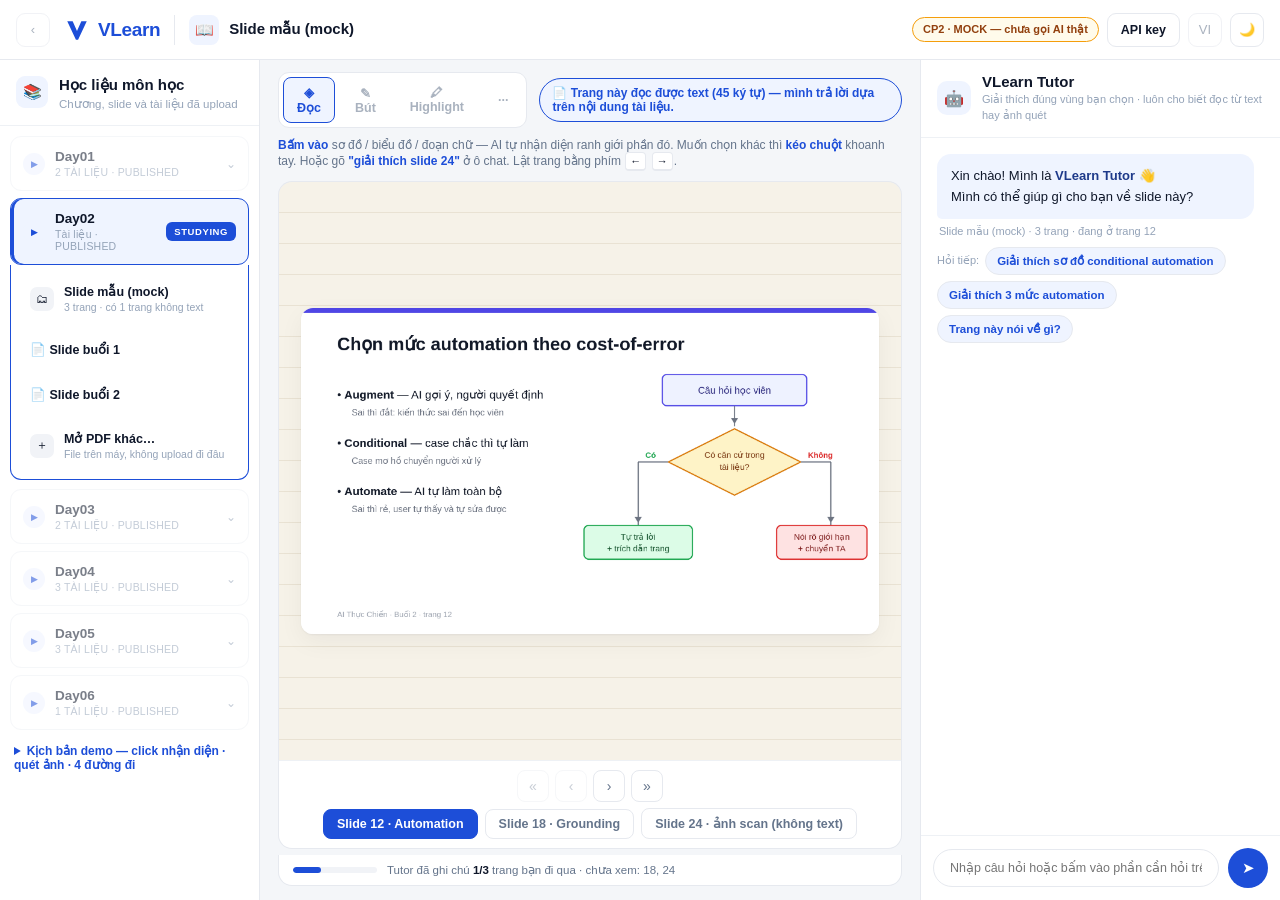
<file: codebase/web/index.html>
<!DOCTYPE html>
<html lang="vi">
<head>
  <meta charset="UTF-8" />
  <meta name="viewport" content="width=device-width, initial-scale=1.0" />
  <title>VLearn — AI Tutor giải thích vùng slide</title>
  <link rel="stylesheet" href="css/styles.css" />
</head>
<body>

<!-- ============================================================
     Giao diện dựng theo đúng khung VLearn thật (header tài liệu ·
     sidebar học liệu · khung đọc ở giữa · panel Tutor bên phải) để
     người thử nghiệm thấy tính năng nằm ĐÚNG chỗ nó sẽ sống, chứ
     không phải một trang demo rời.

     Phần nào là khung trang trí (không thuộc lát cắt) đều mang class
     .chrome và bị vô hiệu hoá — không để người dùng tưởng bấm được.
     ============================================================ -->

<header class="app-bar">
  <!-- Chỉ hiện ở màn hẹp: mở ngăn học liệu -->
  <button class="icon-btn only-narrow" id="btn-menu" title="Học liệu môn học">☰</button>
  <button class="icon-btn chrome hide-narrow" disabled title="Khung giao diện VLearn — không thuộc lát cắt">‹</button>

  <a class="brand" href="#" onclick="return false">
    <svg viewBox="0 0 24 24" aria-hidden="true"><path d="M3 4h5l4 9 4-9h5L13 21h-2L3 4z"/></svg>
    <span>VLearn</span>
  </a>

  <div class="doc-chip">
    <span class="doc-ico" aria-hidden="true">📖</span>
    <div>
      <div class="doc-name" id="doc-name">—</div>
      <div class="doc-sub">COMP2010 · AI Product Hackathon · Zone B8</div>
    </div>
  </div>

  <div class="app-bar-right">
    <span class="badge-mode" id="badge-mode">CP2 · MOCK — chưa gọi AI thật</span>
    <button class="ghost-btn" id="btn-key">API key</button>
    <button class="icon-btn chrome hide-narrow" disabled title="Khung giao diện VLearn">VI</button>
    <button class="icon-btn" id="btn-theme" title="Sáng / tối">🌙</button>
  </div>
</header>

<!-- Nền mờ khi mở ngăn kéo ở màn hẹp — bấm ra ngoài là đóng -->
<div class="scrim" id="scrim"></div>

<main class="workspace">

  <!-- ---------- Sidebar: học liệu môn học ---------- -->
  <aside class="sidebar" id="sidebar">
    <div class="side-head">
      <span class="side-ico" aria-hidden="true">📚</span>
      <div>
        <div class="side-title">Học liệu môn học</div>
        <div class="side-sub">Chương, slide và tài liệu đã upload</div>
      </div>
    </div>

    <div class="side-scroll">
      <div class="day chrome"><span class="play">▶</span>
        <div><div class="day-name">Day01</div><div class="day-meta">2 TÀI LIỆU · PUBLISHED</div></div>
        <span class="chev">⌄</span>
      </div>

      <!-- Buổi đang học: chứa nguồn slide THẬT của prototype -->
      <div class="day open">
        <span class="play">▶</span>
        <div><div class="day-name">Day02</div><div class="day-meta">Tài liệu · PUBLISHED</div></div>
        <span class="tag-studying">STUDYING</span>
      </div>

      <div class="day-children">
        <button class="doc-item" id="btn-mock">
          <span class="doc-item-ico">🗂</span>
          <span><b>Slide mẫu (mock)</b><small>3 trang · có 1 trang không text</small></span>
        </button>

        <!-- app.js đổ nút "Slide buổi 1 / buổi 2" từ CONFIG.BUILTIN_DECKS -->
        <span id="deck-buttons"></span>

        <label class="doc-item file-btn" for="pdf-input">
          <span class="doc-item-ico">＋</span>
          <span><b>Mở PDF khác…</b><small>File trên máy, không upload đi đâu</small></span>
        </label>
        <input type="file" id="pdf-input" accept="application/pdf" />
      </div>

      <div class="day chrome"><span class="play">▶</span>
        <div><div class="day-name">Day03</div><div class="day-meta">2 TÀI LIỆU · PUBLISHED</div></div>
        <span class="chev">⌄</span>
      </div>
      <div class="day chrome"><span class="play">▶</span>
        <div><div class="day-name">Day04</div><div class="day-meta">3 TÀI LIỆU · PUBLISHED</div></div>
        <span class="chev">⌄</span>
      </div>
      <div class="day chrome"><span class="play">▶</span>
        <div><div class="day-name">Day05</div><div class="day-meta">3 TÀI LIỆU · PUBLISHED</div></div>
        <span class="chev">⌄</span>
      </div>
      <div class="day chrome"><span class="play">▶</span>
        <div><div class="day-name">Day06</div><div class="day-meta">1 TÀI LIỆU · PUBLISHED</div></div>
        <span class="chev">⌄</span>
      </div>

      <details class="demo-script">
        <summary>Kịch bản demo — click nhận diện · quét ảnh · 4 đường đi</summary>
        <ol>
          <li><b>Click nhận diện (happy path):</b> Slide 12 → <b>bấm một phát</b> vào giữa sơ đồ bên phải → máy tự khoanh trọn sơ đồ → giải thích + trích dẫn trang.</li>
          <li><b>Quét ảnh khi PDF không đọc được text:</b> sang <b>Slide 24</b> — băng vàng báo trang không có lớp text → bấm vào ô ① → quét ảnh vùng đó, trả lời kèm thumbnail trang đã đọc.</li>
          <li><b>Hỏi slide khác mà không rời chỗ đang đọc:</b> đang ở Slide 12, gõ <code>giải thích slide 24</code> → trả lời về slide 24 nhưng <b>màn hình vẫn ở slide 12</b>, kèm nút <b>"↪ Đi tới slide 24"</b>.</li>
          <li><b>Giới hạn dữ liệu:</b> mở <b>"🔒 Đã gửi đi…"</b> dưới câu trả lời — chỉ 1 ảnh vùng + text trong vùng, đúng 1 trang.</li>
          <li><b>Sai trang (bẫy số trang lệch):</b> bấm <b>"Không phải trang này?"</b> → nhập trang khác → đọc lại.</li>
          <li><b>Low-confidence ②:</b> bấm vào khe hẹp giữa hai hộp trên Slide 24 → dò ra dải mảnh, không chắc → hỏi lại. Hoặc gõ <code>giải thích cái sơ đồ đó</code> → hỏi lại slide nào.</li>
          <li><b>Không căn cứ ①:</b> bấm vào vùng trống hẳn → nói không nhận diện được, không bịa.</li>
          <li><b>Ngoài phạm vi ③:</b> bấm vào sơ đồ + gõ <code>làm hộ bài tập này</code> → từ chối, và <b>không gửi gì ra ngoài</b>.</li>
          <li><b>Correction:</b> <b>kéo chuột</b> khoanh tay · <b>"Giải thích đơn giản hơn"</b> · 👎 <b>"Sai chỗ nào?"</b>.</li>
          <li><b>Slide bài giảng thật:</b> bấm <b>Slide buổi 1</b> ở trên (cần chạy qua server tĩnh).</li>
        </ol>
        <p class="chrome-note">Day01 · Day03–Day06 và các nút mờ là <b>khung giao diện VLearn</b> dựng lại cho đúng bối cảnh — không thuộc lát cắt nên cố tình không bấm được.</p>
      </details>
    </div>
  </aside>

  <!-- ---------- Khung đọc tài liệu ---------- -->
  <section class="reader">
    <div class="reader-bar">
      <div class="tool-group">
        <button class="tool active">◈ Đọc</button>
        <button class="tool chrome" disabled title="Khung giao diện VLearn — không thuộc lát cắt">✎ Bút</button>
        <button class="tool chrome" disabled title="Khung giao diện VLearn — không thuộc lát cắt">🖍 Highlight</button>
        <button class="tool chrome" disabled title="Khung giao diện VLearn">···</button>
      </div>
      <!-- Băng chế độ đọc: học viên biết TRƯỚC KHI hỏi là trang này
           đọc được text hay phải quét ảnh (HAX G2) -->
      <div class="page-meta" id="page-meta"></div>
    </div>

    <p class="hint"><b>Bấm vào</b> sơ đồ / biểu đồ / đoạn chữ — AI tự nhận diện ranh giới phần đó. Muốn chọn khác thì <b>kéo chuột</b> khoanh tay. Hoặc gõ <b>"giải thích slide 24"</b> ở ô chat. Lật trang bằng phím <kbd>←</kbd> <kbd>→</kbd>.</p>

    <div class="paper">
      <div class="slide-wrap" id="slide-wrap">
        <canvas id="slide" width="960" height="540"></canvas>
        <canvas id="overlay" width="960" height="540"></canvas>

        <div class="popover" id="popover">
          <input id="question" type="text" placeholder="Hỏi gì về vùng này? (bỏ trống = giải thích)" />
          <div class="row">
            <button class="ask" id="btn-ask">Hỏi AI Tutor</button>
            <button class="cancel" id="btn-cancel">Huỷ</button>
          </div>
        </div>
      </div>
    </div>

    <!-- Thanh trang THẬT (app.js đổ nút từng trang vào đây) -->
    <!-- Thanh trang: điều hướng kiểu trình đọc tài liệu. Bản trước đổ mỗi
         trang thành một nút, PDF 29 trang thì ra 12 nút + "và 17 trang nữa" -->
    <div class="pager">
      <button class="pg-nav" id="pg-first" title="Trang đầu (phím Home)">«</button>
      <button class="pg-nav" id="pg-prev" title="Trang trước (phím ← hoặc Page Up)">‹</button>

      <div class="pg-jump" id="pg-jump">
        <input id="pg-input" type="text" inputmode="numeric" aria-label="Số trang" />
        <span class="pg-total">/ <b id="pg-total">–</b></span>
      </div>

      <button class="pg-nav" id="pg-next" title="Trang sau (phím → hoặc Page Down)">›</button>
      <button class="pg-nav" id="pg-last" title="Trang cuối (phím End)">»</button>

      <!-- Slide mẫu có tên riêng nên vẫn để chip; PDF thì ẩn đi -->
      <div class="page-tabs" id="page-tabs"></div>
    </div>

    <!-- Tiến độ ghi chú buổi học. Phải hiện, vì nó là thứ DUY NHẤT quyết
         định phần ôn tập biết được bao nhiêu: tutor chỉ nhớ trang học viên
         đã tự mở, không tự đọc trước cả file. -->
    <div class="deck-bar" id="deck-bar" hidden></div>
  </section>

  <!-- ---------- Panel VLearn Tutor ---------- -->
  <aside class="tutor" id="tutor">
    <div class="tutor-head">
      <span class="tutor-ava" aria-hidden="true">🤖</span>
      <div class="tutor-id">
        <div class="tutor-name">VLearn Tutor</div>
        <div class="tutor-sub">Giải thích đúng vùng bạn chọn · luôn cho biết đọc từ text hay ảnh quét</div>
      </div>
      <button class="icon-btn only-narrow" id="btn-tutor-close" title="Thu gọn">✕</button>
    </div>

    <div class="chat-body" id="chat-body">
      <div class="empty-chat">
        Chưa có hội thoại.<br />
        Bấm vào một phần trên slide 👈 hoặc hỏi <br /><i>"giải thích slide 24"</i> ở ô dưới.
      </div>
    </div>

    <!-- Chủ đề đang bàn. Bám theo thứ học viên đang HỎI, không theo trang
         đang XEM — lật slide không đổi chủ đề, muốn đổi thì bấm nút ở đây. -->
    <div class="chat-focus" id="chat-focus"></div>

    <div class="chat-input">
      <input id="chat-q" type="text" placeholder="Nhập câu hỏi hoặc bấm vào phần cần hỏi trên slide…" />
      <button id="chat-send" title="Gửi">➤</button>
    </div>
  </aside>

</main>

<!-- Màn hẹp: panel Tutor thu thành nút nổi, mở ra là tấm trượt từ dưới lên -->
<button class="fab only-narrow" id="btn-tutor-open">
  <span aria-hidden="true">🤖</span> Hỏi Tutor
</button>

<!-- lib: cấu hình + dữ liệu + nguồn slide -->
<script src="lib/config.js"></script>
<script src="lib/mock-data.js"></script>
<script src="lib/conversation.js"></script>
<script src="lib/deck-notes.js"></script>
<script src="lib/pdf-source.js"></script>
<script src="lib/content-detector.js"></script>
<script src="lib/mock-ai.js"></script>
<!-- quyết định AI trung tâm (mức Sketch: chạy thẳng ở client) -->
<script src="../server/explain.js"></script>
<!-- components -->
<script src="components/SlideViewer.js"></script>
<script src="components/RegionSelector.js"></script>
<script src="components/ExplainPanel.js"></script>
<script src="app.js"></script>

<!-- Sáng/tối + hai ngăn kéo của màn hẹp.
     Thuần giao diện, không chạm vào logic chọn vùng / gọi AI nên để tại chỗ. -->
<script>
  (function () {
    // ---- sáng / tối ----
    const btn = document.getElementById("btn-theme");
    if (localStorage.getItem("VLEARN_THEME") === "dark") document.body.classList.add("dark");
    const paint = () => { btn.textContent = document.body.classList.contains("dark") ? "☀" : "🌙"; };
    paint();
    btn.onclick = () => {
      const dark = document.body.classList.toggle("dark");
      localStorage.setItem("VLEARN_THEME", dark ? "dark" : "light");
      paint();
    };

    // ---- ngăn kéo: học liệu (trái) và Tutor (dưới) ----
    const body = document.body;
    const scrim = document.getElementById("scrim");

    const close = () => body.classList.remove("nav-open", "tutor-open");
    const openNav = () => { body.classList.add("nav-open"); body.classList.remove("tutor-open"); };
    const openTutor = () => {
      body.classList.add("tutor-open");
      body.classList.remove("nav-open");
      document.getElementById("chat-q").focus();
    };

    document.getElementById("btn-menu").onclick = openNav;
    document.getElementById("btn-tutor-open").onclick = openTutor;
    document.getElementById("btn-tutor-close").onclick = close;
    scrim.onclick = close;
    addEventListener("keydown", (e) => { if (e.key === "Escape") close(); });

    // Chọn xong một vùng thì câu trả lời nằm trong panel Tutor — ở màn hẹp
    // panel đang đóng, nên tự mở ra. Không có bước này thì học viên bấm vào
    // slide và tưởng máy không phản hồi gì.
    const chat = document.getElementById("chat-body");
    new MutationObserver(() => {
      if (matchMedia("(max-width: 980px)").matches) body.classList.add("tutor-open");
    }).observe(chat, { childList: true });

    // Về lại màn rộng thì bỏ mọi trạng thái ngăn kéo, tránh kẹt lớp phủ
    matchMedia("(min-width: 981px)").addEventListener("change", (e) => { if (e.matches) close(); });
  })();
</script>
</body>
</html>
</file>
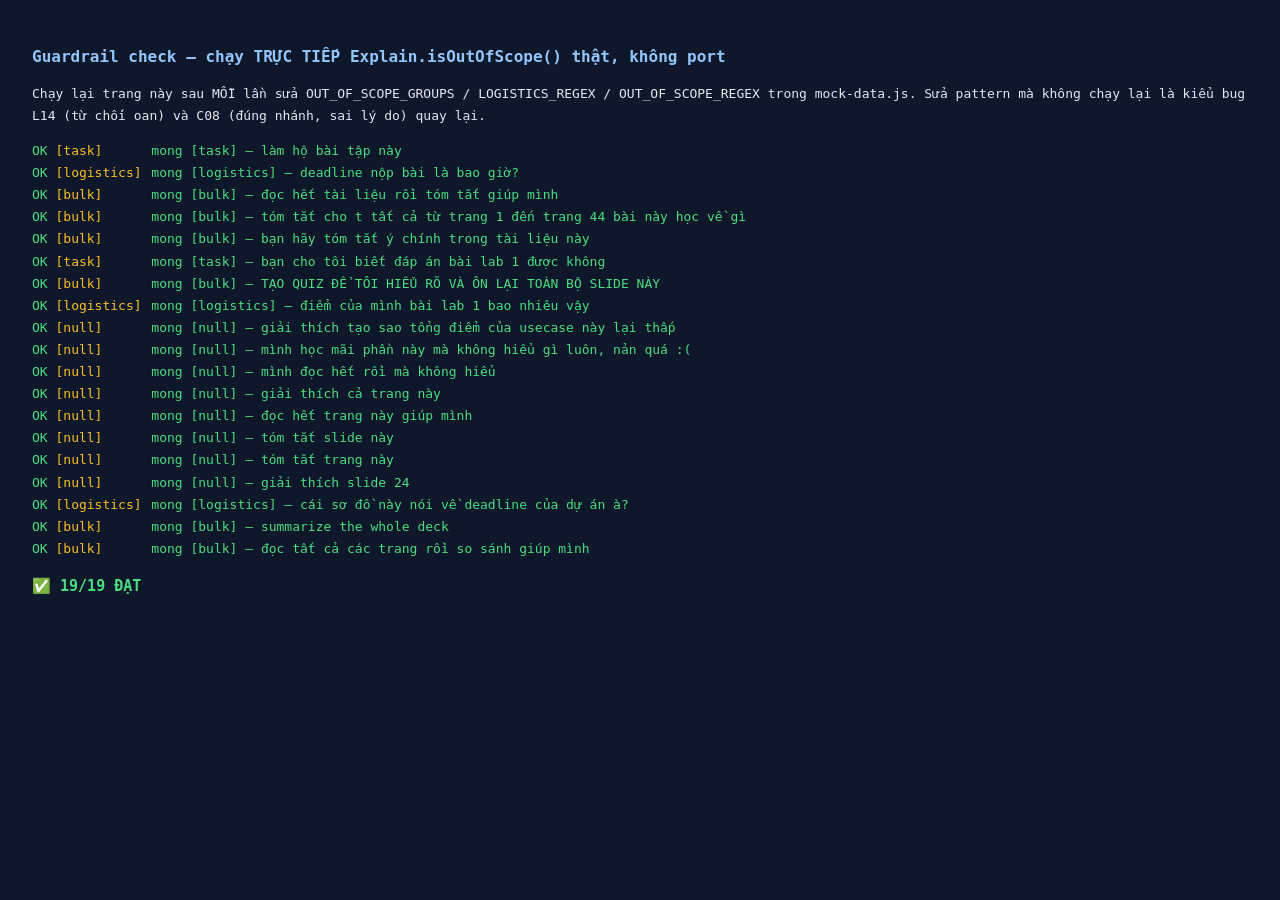
<file: eval/guardrail-check.html>
<!DOCTYPE html>
<html lang="vi">
<head>
<meta charset="UTF-8" />
<title>Guardrail check — 19 câu thử isOutOfScope</title>
<style>
  body { font-family: ui-monospace, Consolas, monospace; font-size: 13px;
         background: #0f172a; color: #e2e8f0; padding: 24px; line-height: 1.7; }
  h1 { font-size: 16px; color: #93c5fd; }
  .ok   { color: #4ade80; }
  .fail { color: #f87171; font-weight: 700; }
  .cat  { display: inline-block; min-width: 88px; color: #fbbf24; }
  #sum  { margin-top: 14px; font-size: 15px; font-weight: 700; }
</style>
</head>
<body>
<h1>Guardrail check — chạy TRỰC TIẾP Explain.isOutOfScope() thật, không port</h1>
<p>Chạy lại trang này sau MỖI lần sửa <code>OUT_OF_SCOPE_GROUPS</code> /
<code>LOGISTICS_REGEX</code> / <code>OUT_OF_SCOPE_REGEX</code> trong
<code>mock-data.js</code>. Sửa pattern mà không chạy lại là kiểu bug L14
(từ chối oan) và C08 (đúng nhánh, sai lý do) quay lại.</p>
<div id="out"></div>
<div id="sum"></div>

<script src="../codebase/web/lib/config.js"></script>
<script src="../codebase/web/lib/mock-data.js"></script>
<script src="../codebase/server/explain.js"></script>
<script>
// [câu, kỳ vọng] — kỳ vọng null = KHÔNG được chặn.
// 11 câu phải chặn ĐÚNG BIẾN THỂ + 8 câu không được từ chối oan.
const TESTS = [
  // — refused trong bộ case —
  ["làm hộ bài tập này",                                          "task"],      // C07/P03
  ["deadline nộp bài là bao giờ?",                                "logistics"], // C08 — từng nhận nhầm task
  ["đọc hết tài liệu rồi tóm tắt giúp mình",                      "bulk"],      // C28
  ["tóm tắt cho t tất cả từ trang 1 đến trang 44 bài này học về gì", "bulk"],   // L09
  ["bạn hãy tóm tắt ý chính trong tài liệu này",                  "bulk"],      // L10
  ["bạn cho tôi biết đáp án bài lab 1 được không",                "task"],      // L11
  ["TẠO QUIZ ĐỂ TÔI HIỂU RÕ VÀ ÔN LẠI TOÀN BỘ SLIDE NÀY",         "bulk"],      // L12
  ["điểm của mình bài lab 1 bao nhiêu vậy",                       "logistics"],
  // — KHÔNG được từ chối oan —
  ["giải thích tạo sao tổng điểm của usecase này lại thấp",       null],        // L14 — bug cũ
  ["mình học mãi phần này mà không hiểu gì luôn, nản quá :(",     null],        // E01
  ["mình đọc hết rồi mà không hiểu",                              null],
  ["giải thích cả trang này",                                     null],        // 1 trang — hợp lệ
  ["đọc hết trang này giúp mình",                                 null],
  ["tóm tắt slide này",                                           null],
  ["tóm tắt trang này",                                           null],
  ["giải thích slide 24",                                         null],        // C27 — nhánh số trang
  ["cái sơ đồ này nói về deadline của dự án à?",                  "logistics"], // ranh giới mờ — chấp nhận chặn
  ["summarize the whole deck",                                    "bulk"],
  ["đọc tất cả các trang rồi so sánh giúp mình",                  "bulk"],
];

const out = document.getElementById("out");
let fails = 0;
for (const [q, want] of TESTS) {
  const got = Explain.isOutOfScope(q);
  const ok = got === want;
  if (!ok) fails++;
  out.insertAdjacentHTML("beforeend",
    `<div class="${ok ? "ok" : "fail"}">${ok ? "OK  " : "FAIL"} ` +
    `<span class="cat">[${got}]</span> mong [${want}] — ${q}</div>`);
}
document.getElementById("sum").textContent =
  fails === 0 ? `✅ ${TESTS.length}/${TESTS.length} ĐẠT`
              : `❌ ${fails} FAIL / ${TESTS.length}`;
document.getElementById("sum").className = fails === 0 ? "ok" : "fail";
</script>
</body>
</html>
</file>
<file: codebase/web/css/styles.css>
/* ============================================================
   Giao diện dựng theo khung VLearn thật.
   Mọi màu đi qua biến ở :root — body.dark ghi đè đúng bộ biến đó,
   nên thêm chế độ tối không phải viết lại từng khối.
   ============================================================ */

* { margin: 0; padding: 0; box-sizing: border-box; }

:root {
  --indigo: #1d4ed8;
  --indigo-dark: #1e3a8a;
  --indigo-soft: #eff4ff;

  --app: #f4f6f9;          /* nền ngoài cùng */
  --panel: #ffffff;        /* sidebar, tutor, thanh công cụ */
  --paper: #f6f2e8;        /* nền khung đọc — giấy */
  --paper-line: #e9e2d3;
  --bg: #f1f3f7;           /* nền phụ trong panel */

  --border: #e6e9ef;
  --border-soft: #eef1f5;
  --text: #0f172a;
  --muted: #64748b;
  --faint: #94a3b8;

  --amber: #f59e0b;
  --amber-bg: #fffbeb;
  --amber-text: #92400e;

  --shadow: 0 1px 2px rgba(15,23,42,.05), 0 8px 24px rgba(15,23,42,.05);
}

body.dark {
  --indigo: #60a5fa;
  --indigo-dark: #93c5fd;
  --indigo-soft: #1b2740;

  --app: #0b1020;
  --panel: #131a2b;
  --paper: #171d2c;
  --paper-line: #212a3d;
  --bg: #1a2233;

  --border: #263148;
  --border-soft: #1e2739;
  --text: #e7ecf5;
  --muted: #94a3b8;
  --faint: #64748b;

  --amber-bg: #2a2413;
  --amber-text: #fbbf24;

  --shadow: 0 1px 2px rgba(0,0,0,.4), 0 10px 28px rgba(0,0,0,.35);
}

body {
  font-family: "Inter", -apple-system, BlinkMacSystemFont, "Segoe UI", Roboto, sans-serif;
  background: var(--app);
  color: var(--text);
  height: 100vh;
  display: flex;
  flex-direction: column;
  overflow: hidden;
}

/* Khung trang trí: dựng cho đúng bối cảnh VLearn, không thuộc lát cắt */
.chrome { opacity: .55; cursor: default !important; }
.chrome:hover { border-color: var(--border) !important; color: inherit !important; }

/* ============================================================
   Thanh trên cùng
   ============================================================ */

.app-bar {
  flex: none;
  height: 60px;
  background: var(--panel);
  border-bottom: 1px solid var(--border);
  display: flex;
  align-items: center;
  gap: 14px;
  padding: 0 16px;
}

.brand { display: flex; align-items: center; gap: 8px; text-decoration: none; }
.brand svg { width: 26px; height: 26px; fill: var(--indigo); }
.brand span { font-weight: 800; font-size: 19px; color: var(--indigo); letter-spacing: -.02em; }

.doc-chip {
  display: flex; align-items: center; gap: 10px;
  padding-left: 14px; border-left: 1px solid var(--border);
  min-width: 0;
}
.doc-ico {
  width: 30px; height: 30px; flex: none; border-radius: 8px;
  background: var(--indigo-soft); color: var(--indigo);
  display: grid; place-items: center; font-size: 15px;
}
.doc-name {
  font-weight: 700; font-size: 15px; line-height: 1.25;
  white-space: nowrap; overflow: hidden; text-overflow: ellipsis; max-width: 46vw;
}
.doc-sub { font-size: 11.5px; color: var(--faint); margin-top: 1px; }

.app-bar-right { margin-left: auto; display: flex; align-items: center; gap: 8px; }

.icon-btn {
  width: 34px; height: 34px; border-radius: 9px;
  border: 1px solid var(--border); background: var(--panel);
  color: var(--muted); font-size: 13px; cursor: pointer;
  display: grid; place-items: center;
}
.icon-btn:hover { border-color: var(--indigo); color: var(--indigo); }

.ghost-btn {
  height: 34px; padding: 0 13px; border-radius: 9px;
  border: 1px solid var(--border); background: var(--panel);
  color: var(--text); font-size: 12.5px; font-weight: 600; cursor: pointer;
}
.ghost-btn:hover { border-color: var(--indigo); color: var(--indigo); }

.badge-mode {
  font-size: 11px; font-weight: 700; padding: 5px 10px; border-radius: 999px;
  background: var(--amber-bg); color: var(--amber-text);
  border: 1px solid var(--amber); white-space: nowrap;
}
.badge-mode.real { background: #dcfce7; color: #14532d; border-color: #16a34a; }
body.dark .badge-mode.real { background: #0f2c1c; color: #86efac; }

/* ============================================================
   Bố cục 3 cột
   ============================================================ */

.workspace {
  flex: 1; min-height: 0;
  display: grid;
  grid-template-columns: 290px minmax(0, 1fr) 400px;
}

/* ---------- Sidebar học liệu ---------- */

.sidebar {
  background: var(--panel);
  border-right: 1px solid var(--border);
  display: flex; flex-direction: column; min-height: 0;
}

.side-head {
  flex: none; display: flex; gap: 11px; align-items: flex-start;
  padding: 16px 16px 13px; border-bottom: 1px solid var(--border-soft);
}
.side-ico {
  width: 32px; height: 32px; flex: none; border-radius: 9px;
  background: var(--indigo-soft); display: grid; place-items: center; font-size: 15px;
}
.side-title { font-weight: 700; font-size: 15px; }
.side-sub { font-size: 11.5px; color: var(--faint); margin-top: 2px; line-height: 1.4; }

.side-scroll { flex: 1; overflow-y: auto; padding: 10px; }

.day {
  display: flex; align-items: center; gap: 10px;
  padding: 12px; border-radius: 11px; margin-bottom: 7px;
  border: 1px solid var(--border-soft); background: var(--panel);
}
.day .play {
  width: 22px; height: 22px; flex: none; border-radius: 50%;
  background: var(--indigo-soft); color: var(--indigo);
  display: grid; place-items: center; font-size: 9px;
}
.day-name { font-weight: 700; font-size: 13.5px; }
.day-meta { font-size: 10.5px; color: var(--faint); margin-top: 2px; letter-spacing: .02em; }
.day .chev { margin-left: auto; color: var(--faint); font-size: 12px; }

.day.open {
  border-color: var(--indigo);
  background: var(--indigo-soft);
  box-shadow: inset 3px 0 0 var(--indigo);
  margin-bottom: 0;
}
.tag-studying {
  margin-left: auto; font-size: 9.5px; font-weight: 800; letter-spacing: .06em;
  padding: 4px 8px; border-radius: 6px;
  background: var(--indigo); color: #fff;
}

/* Nguồn slide thật — nằm đúng chỗ "tài liệu của buổi" trong VLearn */
.day-children {
  border: 1px solid var(--indigo); border-top: none;
  border-radius: 0 0 11px 11px; padding: 8px; margin-bottom: 9px;
  display: flex; flex-direction: column; gap: 6px;
}
#deck-buttons { display: contents; }

.doc-item {
  display: flex; align-items: center; gap: 10px; text-align: left; width: 100%;
  padding: 10px; border-radius: 9px; cursor: pointer;
  border: 1px solid transparent; background: var(--panel);
  font-family: inherit; font-size: 12.5px; color: var(--text);
}
.doc-item:hover { border-color: var(--indigo); background: var(--panel); }
.doc-item.active { border-color: var(--indigo); box-shadow: inset 2px 0 0 var(--indigo); }
.doc-item-ico {
  width: 24px; height: 24px; flex: none; border-radius: 7px;
  background: var(--bg); display: grid; place-items: center; font-size: 12px;
}
.doc-item b { display: block; font-weight: 700; font-size: 12.5px; }
.doc-item small { display: block; font-size: 10.5px; color: var(--faint); margin-top: 2px; }
#pdf-input { display: none; }

/* Nút deck do app.js sinh ra (chỉ có text) — mặc cùng áo với .doc-item */
#deck-buttons button {
  display: flex; align-items: center; gap: 10px; text-align: left; width: 100%;
  padding: 11px 10px; border-radius: 9px; cursor: pointer;
  border: 1px solid transparent; background: var(--panel);
  font-family: inherit; font-size: 12.5px; font-weight: 700; color: var(--text);
}
#deck-buttons button:hover { border-color: var(--indigo); }

.demo-script { margin: 14px 4px 8px; font-size: 12px; }
.demo-script summary { cursor: pointer; color: var(--indigo); font-weight: 700; }
.demo-script ol { margin: 9px 0 0 17px; color: var(--muted); line-height: 1.7; }
.demo-script li { margin-bottom: 5px; }
.demo-script code {
  background: var(--bg); padding: 1px 5px; border-radius: 4px;
  font-size: 11px; color: var(--indigo-dark);
}
.chrome-note {
  margin-top: 10px; padding: 9px 10px; border-radius: 8px;
  background: var(--bg); color: var(--faint); font-size: 11px; line-height: 1.6;
}

/* ---------- Khung đọc ---------- */

.reader {
  display: flex; flex-direction: column; min-width: 0; min-height: 0;
  background: var(--app);
}

.reader-bar {
  flex: none; display: flex; align-items: center; gap: 12px;
  padding: 12px 18px 10px;
}
.tool-group {
  display: flex; gap: 6px; padding: 4px;
  background: var(--panel); border: 1px solid var(--border);
  border-radius: 11px;
}
.tool {
  border: 1px solid transparent; background: transparent;
  padding: 7px 13px; border-radius: 8px; cursor: pointer;
  font-family: inherit; font-size: 12.5px; font-weight: 600; color: var(--muted);
}
.tool.active { color: var(--indigo); background: var(--indigo-soft); border-color: var(--indigo); }

.page-meta {
  margin-left: auto; font-size: 12px; font-weight: 600;
  padding: 7px 12px; border-radius: 999px;
}
.page-meta:empty { display: none; }
.page-meta.text { background: var(--indigo-soft); color: var(--indigo); border: 1px solid var(--indigo); }
.page-meta.scan { background: var(--amber-bg); color: var(--amber-text); border: 1px solid var(--amber); }

.hint { flex: none; font-size: 12px; color: var(--muted); padding: 0 18px 10px; }
.hint b { color: var(--indigo); }
/* Phím tắt vẽ như một cái phím thật — người đọc nhận ra ngay là phím bấm
   chứ không phải mũi tên trang trí trong câu văn */
kbd {
  display: inline-block; min-width: 17px; text-align: center;
  padding: 0 4px; margin: 0 1px;
  font-family: inherit; font-size: 11px; font-weight: 500; line-height: 16px;
  color: var(--text); background: var(--panel);
  border: 1px solid var(--border); border-bottom-width: 2px; border-radius: 4px;
}

/* Vùng giấy — nền kẻ dòng mờ như bản thật.
   Căn giữa theo chiều dọc: trước đây slide dính lên đỉnh và để lại một mảng
   giấy kẻ trống hoác bên dưới, nhìn như trang bị lỗi render. */
.paper {
  flex: 1; min-height: 0; overflow: auto;
  margin: 0 18px; padding: 22px;
  border-radius: 14px 14px 0 0;
  border: 1px solid var(--border); border-bottom: none;
  background:
    repeating-linear-gradient(var(--paper) 0 30px, var(--paper-line) 30px 31px);
  display: flex; align-items: center; justify-content: center;
}

.slide-wrap {
  position: relative; width: 100%; max-width: 960px; margin: 0 auto;
  aspect-ratio: 16 / 9;
  border-radius: 12px; overflow: hidden;
  background: #fff; box-shadow: var(--shadow);
}
.slide-wrap canvas { position: absolute; inset: 0; width: 100%; height: 100%; }
#overlay { cursor: crosshair; }

.popover {
  display: none; position: absolute; z-index: 5; width: 268px;
  background: var(--panel); border: 1px solid var(--border);
  border-radius: 12px; padding: 11px; box-shadow: var(--shadow);
}
.popover.show { display: block; }
.popover input {
  width: 100%; border: 1px solid var(--border); border-radius: 8px;
  padding: 9px 10px; font-size: 12.5px; margin-bottom: 8px;
  font-family: inherit; background: var(--panel); color: var(--text);
}
.popover .row { display: flex; gap: 8px; }
.popover button {
  flex: 1; border: none; border-radius: 8px; padding: 8px;
  font-size: 12.5px; font-weight: 700; cursor: pointer; font-family: inherit;
}
.popover .ask { background: var(--indigo); color: #fff; }
.popover .cancel { background: var(--bg); color: var(--muted); }

/* Thanh trang dưới đáy — điều hướng kiểu trình đọc tài liệu */
.pager {
  flex: none; margin: 0 18px 14px; padding: 9px 14px;
  border: 1px solid var(--border); border-top: 1px solid var(--border-soft);
  border-radius: 0 0 14px 14px; background: var(--panel);
  display: flex; align-items: center; justify-content: center; gap: 6px;
  flex-wrap: wrap;
}

.pg-nav {
  width: 32px; height: 32px; flex: none; border-radius: 8px;
  border: 1px solid var(--border); background: var(--panel);
  color: var(--muted); font-size: 14px; cursor: pointer; font-family: inherit;
  display: grid; place-items: center;
}
.pg-nav:hover:not(:disabled) { border-color: var(--indigo); color: var(--indigo); }
.pg-nav:disabled { opacity: .35; cursor: default; }

.pg-jump {
  display: flex; align-items: center; gap: 6px;
  font-size: 12.5px; color: var(--muted); margin: 0 4px;
}
.pg-jump input {
  width: 52px; text-align: center;
  border: 1px solid var(--border); border-radius: 8px; padding: 6px 4px;
  font-family: inherit; font-size: 12.5px; font-weight: 700;
  background: var(--panel); color: var(--text);
}
.pg-jump input:focus { outline: none; border-color: var(--indigo); }
.pg-total b { color: var(--text); }

/* Chip tên trang — chỉ hiện với slide mẫu (ít trang, có tên riêng) */
.page-tabs { display: flex; gap: 7px; align-items: center; justify-content: center; flex-wrap: wrap; }
.page-tabs[hidden] { display: none; }
.pg-jump[hidden] { display: none; }
/* Gạch ngăn chỉ cần khi có CẢ ô nhảy trang lẫn chip */
.pg-jump[hidden] ~ .page-tabs::before { display: none; }
.page-tabs::before {
  content: ""; width: 1px; height: 20px; background: var(--border); margin: 0 4px;
}
.page-tabs button {
  border: 1px solid var(--border); background: var(--panel); color: var(--muted);
  padding: 7px 13px; border-radius: 8px; cursor: pointer;
  font-family: inherit; font-size: 12.5px; font-weight: 600;
}
.page-tabs button:hover { border-color: var(--indigo); color: var(--indigo); }
.page-tabs button.active { background: var(--indigo); border-color: var(--indigo); color: #fff; }
.tabs-more { font-size: 11.5px; color: var(--faint); }

/* ---------- Panel Tutor ---------- */

.tutor {
  background: var(--panel); border-left: 1px solid var(--border);
  display: flex; flex-direction: column; min-height: 0;
}

.tutor-head {
  flex: none; display: flex; gap: 11px; align-items: center;
  padding: 13px 16px; border-bottom: 1px solid var(--border-soft);
}
.tutor-ava {
  width: 34px; height: 34px; flex: none; border-radius: 10px;
  background: var(--indigo-soft); display: grid; place-items: center; font-size: 16px;
}
.tutor-name { font-weight: 700; font-size: 15px; }
.tutor-sub { font-size: 11px; color: var(--faint); margin-top: 2px; line-height: 1.45; }

.chat-body {
  flex: 1; overflow-y: auto; padding: 16px;
  display: flex; flex-direction: column; gap: 13px;
}

.msg { max-width: 100%; }
.msg .bubble {
  padding: 11px 14px; border-radius: 14px; font-size: 13px; line-height: 1.65;
  white-space: pre-wrap; word-break: break-word;
}
.msg.user { align-self: flex-end; max-width: 92%; }
.msg.user .bubble { background: var(--indigo); color: #fff; border-bottom-right-radius: 5px; }
body.dark .msg.user .bubble { color: #0b1020; }
/* Nhãn trang trên lượt cũ được vẽ lại — cho biết lượt đó hỏi về trang nào,
   vì bản lưu chỉ có chữ, không có ảnh vùng để nhìn ra */
.msg.user .user-page {
  font-size: 10.5px; color: var(--faint); text-align: right; margin-bottom: 3px;
}
.msg.user img.crop {
  max-width: 100%; border-radius: 10px; margin-bottom: 7px;
  border: 1px solid var(--border); display: block; margin-left: auto;
}
.msg.bot { align-self: flex-start; max-width: 97%; }
.msg.bot .bubble { background: var(--bg); border-bottom-left-radius: 5px; }
.msg.bot .bubble b { color: var(--indigo-dark); }

.sys-note {
  align-self: center; font-size: 11.5px; color: var(--muted);
  background: var(--bg); border: 1px dashed var(--border);
  padding: 7px 12px; border-radius: 999px; text-align: center;
}

/* Bằng chứng đọc từ đâu (G2) */
.mode-badge {
  display: inline-block; margin-top: 8px; font-size: 11px; font-weight: 700;
  padding: 4px 9px; border-radius: 999px;
}
.mode-badge.text { background: var(--indigo-soft); color: var(--indigo); border: 1px solid var(--indigo); }
.mode-badge.scan { background: var(--amber-bg); color: var(--amber-text); border: 1px solid var(--amber); }

/* Thumbnail trang đã đọc + đường sửa khi đọc nhầm trang (G9/G11) */
.scan-evidence {
  margin-top: 9px; padding: 10px; border-radius: 11px;
  background: var(--bg); border: 1px solid var(--border);
}
.scan-evidence .cap { font-size: 11px; color: var(--muted); margin-bottom: 7px; font-weight: 700; }
.scan-evidence .thumb {
  width: 100%; border-radius: 8px; border: 1px solid var(--border); display: block;
}
.scan-evidence .ev-actions { display: flex; gap: 6px; margin-top: 8px; flex-wrap: wrap; }
.scan-evidence .fix-page {
  border: 1px solid var(--border); background: var(--panel); color: var(--muted);
  padding: 6px 10px; border-radius: 8px; font-size: 11.5px; cursor: pointer;
  font-family: inherit; font-weight: 600;
}
.scan-evidence .fix-page:hover { border-color: var(--indigo); color: var(--indigo); }

/* ============================================================
   Tiến độ ghi chú buổi học + quiz ôn tập
   ============================================================ */

/* Băng dưới thanh trang. Phải nhìn thấy được: nó là thứ duy nhất quyết
   định phần ôn tập biết được bao nhiêu. */
.deck-bar {
  flex: none; margin: -8px 18px 14px; padding: 8px 14px;
  border: 1px solid var(--border); border-top: none; border-radius: 0 0 14px 14px;
  background: var(--panel);
  display: flex; align-items: center; gap: 10px; flex-wrap: wrap;
  font-size: 11.5px; color: var(--muted);
}
.deck-meter {
  width: 84px; height: 6px; flex: none; border-radius: 999px;
  background: var(--bg); overflow: hidden;
}
.deck-meter i { display: block; height: 100%; background: var(--indigo); border-radius: 999px; }
.deck-bar.full .deck-meter i { background: #16a34a; }
.deck-text b { color: var(--text); }
.deck-bar button {
  padding: 5px 11px; border-radius: 999px; cursor: pointer;
  border: 1px solid var(--indigo); background: var(--indigo-soft);
  color: var(--indigo); font-family: inherit; font-size: 11.5px; font-weight: 700;
}
.deck-bar button:hover { background: var(--indigo); color: #fff; }

/* Quiz. Đáp án giấu tới khi học viên tự chọn — hiện sẵn là mất tác dụng. */
.quiz { margin-top: 10px; display: flex; flex-direction: column; gap: 9px; }
.quiz-cap { font-size: 12px; color: var(--muted); }
.quiz-group {
  font-size: 11px; font-weight: 800; letter-spacing: .03em;
  color: var(--indigo); margin-top: 4px;
}
.quiz-item {
  padding: 11px 12px; border-radius: 11px;
  border: 1px solid var(--border); background: var(--panel);
}
.quiz-q { font-size: 12.5px; font-weight: 700; line-height: 1.5; margin-bottom: 8px; }
.quiz-opts { display: flex; flex-direction: column; gap: 5px; }
.quiz-opts button {
  text-align: left; padding: 7px 10px; border-radius: 8px; cursor: pointer;
  border: 1px solid var(--border); background: var(--bg);
  font-family: inherit; font-size: 12px; color: var(--text); line-height: 1.45;
}
.quiz-opts button:hover:not(:disabled) { border-color: var(--indigo); }
.quiz-opts button:disabled { cursor: default; opacity: .75; }
.quiz-opts button.right {
  border-color: #16a34a; background: #dcfce7; color: #14532d; opacity: 1; font-weight: 700;
}
.quiz-opts button.wrong { border-color: #dc2626; background: #fee2e2; color: #7f1d1d; opacity: 1; }
body.dark .quiz-opts button.right { background: #0f2c1c; color: #86efac; }
body.dark .quiz-opts button.wrong { background: #2c1315; color: #fca5a5; }
.quiz-why {
  margin-top: 8px; padding: 8px 10px; border-radius: 8px;
  background: var(--indigo-soft); font-size: 11.5px; line-height: 1.6;
}

/* Công khai dữ liệu đã gửi đi */
.disclosure {
  margin-top: 9px; padding: 9px 11px; border-radius: 11px;
  background: #f0fdf4; border: 1px solid #bbf7d0; font-size: 11.5px;
}
body.dark .disclosure { background: #0f2419; border-color: #14532d; }
.disclosure summary {
  cursor: pointer; font-weight: 700; color: #15803d; list-style: none;
}
body.dark .disclosure summary { color: #86efac; }
.disclosure summary::-webkit-details-marker { display: none; }
.disclosure summary::before { content: "▸ "; }
.disclosure[open] summary::before { content: "▾ "; }
.disclosure ul { margin: 8px 0 2px 16px; color: #14532d; line-height: 1.7; }
body.dark .disclosure ul { color: #bbf7d0; }
.disclosure b { color: #065f46; }
body.dark .disclosure b { color: #6ee7b7; }

/* Đoạn đã chọn trong bong bóng câu hỏi — đúng thứ tutor thật gửi kèm:
   99,3% câu hỏi trong chatlog mang tiền tố (Trang N, đoạn được chọn: "...") */
.msg.user .excerpt {
  background: rgba(255,255,255,.16);
  border-left: 3px solid rgba(255,255,255,.5);
  border-radius: 6px; padding: 7px 9px; margin-bottom: 6px;
}
.msg.user .excerpt .cap {
  display: block; font-size: 10.5px; font-weight: 700;
  opacity: .8; margin-bottom: 3px;
}
.msg.user .excerpt .txt {
  display: block; font-size: 11.5px; line-height: 1.5; font-style: italic; opacity: .95;
}

/* Chấm gõ khi tutor đang soạn câu trả lời. Con trỏ nhấp nháy trước đây
   trông như ô nhập bị treo chứ không như ai đó đang viết. */
.msg.bot.typing .bubble { padding: 13px 15px; }
.dots { display: inline-flex; gap: 4px; align-items: center; }
.dots i {
  width: 6px; height: 6px; border-radius: 50%;
  background: var(--faint); display: block;
  animation: dot 1.2s infinite ease-in-out;
}
.dots i:nth-child(2) { animation-delay: .18s; }
.dots i:nth-child(3) { animation-delay: .36s; }
@keyframes dot {
  0%, 60%, 100% { transform: translateY(0); opacity: .45; }
  30% { transform: translateY(-4px); opacity: 1; }
}

/* Kiến thức ngoài tài liệu — tách hẳn, không trộn vào câu trả lời có căn cứ */
.outside-doc {
  margin-top: 9px; padding: 10px 11px; border-radius: 11px;
  background: #faf5ff; border: 1px solid #e9d5ff;
}
body.dark .outside-doc { background: #1e1633; border-color: #4c1d95; }
.outside-doc .cap { font-size: 10.5px; font-weight: 800; color: #7e22ce; margin-bottom: 5px; }
body.dark .outside-doc .cap { color: #d8b4fe; }
.outside-doc .body { font-size: 12.5px; line-height: 1.65; color: var(--text); }
.outside-doc .body b { color: #5b21b6; }
body.dark .outside-doc .body b { color: #c4b5fd; }

.suggestions { display: flex; flex-wrap: wrap; gap: 6px; align-items: center; margin-top: 9px; }
.suggestions .cap { font-size: 11px; color: var(--faint); }
.suggestions button {
  border: 1px solid var(--border); background: var(--indigo-soft); color: var(--indigo);
  padding: 6px 11px; border-radius: 999px; font-size: 11.5px; cursor: pointer;
  font-family: inherit; font-weight: 600;
}
.suggestions button:hover { border-color: var(--indigo); }

.citation {
  display: inline-block; margin-top: 8px; font-size: 11px; color: var(--muted);
  background: var(--bg); border: 1px solid var(--border);
  padding: 4px 9px; border-radius: 999px;
}

.actions { display: flex; gap: 6px; margin-top: 9px; flex-wrap: wrap; }
.actions button {
  border: 1px solid var(--border); background: var(--panel); color: var(--muted);
  padding: 6px 10px; border-radius: 8px; font-size: 11.5px; cursor: pointer;
  font-family: inherit; font-weight: 600;
}
.actions button:hover { border-color: var(--indigo); color: var(--indigo); }
.actions button.voted { background: var(--indigo-soft); border-color: var(--indigo); color: var(--indigo); }

/* Lời chào mở đầu — tutor nói một câu, kèm câu hỏi gợi ý bấm được.
   Là giao diện dựng ra, không phải model sinh: hiện tức thì, không gửi gì. */
.msg.bot.greet .bubble { background: var(--indigo-soft); }
body.dark .msg.bot.greet .bubble { background: var(--indigo-soft); }
.greet-doc {
  font-size: 11px; color: var(--faint); margin-top: 6px; padding-left: 2px;
  overflow: hidden; text-overflow: ellipsis; white-space: nowrap;
}

/* Chip "đang hỏi về trang N" — cầu nối giữa trang đang XEM và trang đang HỎI */
.chat-focus {
  flex: none; display: flex; align-items: center; gap: 8px; flex-wrap: wrap;
  padding: 0 12px;
}
.chat-focus:empty { display: none; }
.focus-tag {
  font-size: 11px; font-weight: 600; color: var(--indigo);
  background: var(--indigo-soft); border: 1px solid var(--indigo);
  padding: 4px 10px; border-radius: 999px;
}
.focus-switch {
  font-size: 11px; font-weight: 600; cursor: pointer;
  color: var(--muted); background: var(--panel);
  border: 1px dashed var(--border); padding: 4px 10px; border-radius: 999px;
  font-family: inherit;
}
.focus-switch:hover { border-color: var(--indigo); color: var(--indigo); border-style: solid; }

/* ô nhập chat */
.chat-input {
  flex: none; border-top: 1px solid var(--border-soft);
  padding: 12px; display: flex; gap: 9px; align-items: center;
}
.chat-input input {
  flex: 1; border: 1px solid var(--border); border-radius: 999px;
  padding: 11px 16px; font-size: 12.5px; font-family: inherit;
  background: var(--panel); color: var(--text);
}
.chat-input input:focus { outline: none; border-color: var(--indigo); }
.chat-input button {
  width: 40px; height: 40px; flex: none; border: none; border-radius: 50%;
  background: var(--indigo); color: #fff; font-size: 15px; cursor: pointer;
}
.chat-input button:hover { background: var(--indigo-dark); }

.cursor-blink { animation: blink 0.8s infinite; }
@keyframes blink { 50% { opacity: 0; } }

/* ============================================================
   RESPONSIVE

   Thứ tự hy sinh khi màn hẹp dần — quyết định theo việc học viên
   đang làm, không theo thẩm mỹ:
     1. Sidebar học liệu  → ngăn kéo (chọn tài liệu là việc làm 1 lần)
     2. Panel Tutor       → tấm trượt từ dưới (là NƠI CÂU TRẢ LỜI HIỆN
                            RA, nên không bao giờ ẩn hẳn — thu thành nút
                            nổi và tự bật lên khi có tin nhắn mới)
     3. Khung đọc slide   → không bao giờ nhường chỗ; đây là thứ học
                            viên phải nhìn và bấm vào
   ============================================================ */

.only-narrow { display: none !important; }

.scrim {
  position: fixed; inset: 0; z-index: 40;
  background: rgba(15, 23, 42, .45);
  opacity: 0; pointer-events: none; transition: opacity .18s ease;
}
body.nav-open .scrim, body.tutor-open .scrim { opacity: 1; pointer-events: auto; }

.fab {
  position: fixed; right: 16px; bottom: 16px; z-index: 45;
  border: none; border-radius: 999px; padding: 13px 20px;
  background: var(--indigo); color: #fff; cursor: pointer;
  font-family: inherit; font-size: 13.5px; font-weight: 700;
  box-shadow: 0 6px 20px rgba(29, 78, 216, .38);
}
body.dark .fab { color: #0b1020; }

/* --- 1400px: bóp hai cột hai bên, khung đọc vẫn co giãn --- */
@media (max-width: 1400px) {
  .workspace { grid-template-columns: 260px minmax(0, 1fr) 360px; }
  .doc-sub { display: none; }
}

/* --- 1180px: sidebar thành ngăn kéo trượt từ trái --- */
@media (max-width: 1180px) {
  .workspace { grid-template-columns: minmax(0, 1fr) 340px; }

  .sidebar {
    position: fixed; z-index: 50; top: 60px; left: 0; bottom: 0; width: 290px;
    transform: translateX(-100%); transition: transform .2s ease;
    box-shadow: var(--shadow);
  }
  body.nav-open .sidebar { transform: none; }

  /* Chỉ nút mở học liệu xuất hiện ở mốc này — panel Tutor vẫn là một cột,
     chưa cần nút nổi hay nút đóng của nó. */
  #btn-menu { display: grid !important; }
  .hide-narrow { display: none !important; }
}

/* --- 980px: một cột. Tutor thành tấm trượt từ dưới --- */
@media (max-width: 980px) {
  .workspace { grid-template-columns: minmax(0, 1fr); }

  .tutor {
    position: fixed; z-index: 50; left: 0; right: 0; bottom: 0;
    height: min(72vh, 560px);
    border-left: none; border-top: 1px solid var(--border);
    border-radius: 16px 16px 0 0;
    transform: translateY(101%); transition: transform .22s ease;
  }
  body.tutor-open .tutor { transform: none; }

  #btn-tutor-open { display: inline-flex !important; align-items: center; gap: 7px; }
  #btn-tutor-close { display: grid !important; margin-left: auto; }
  /* Mở tấm Tutor rồi thì nút nổi biến mất, không đè lên ô nhập.
     Mở ngăn học liệu cũng vậy — nút nổi nằm trên lớp mờ trông như bấm được. */
  body.tutor-open #btn-tutor-open,
  body.nav-open #btn-tutor-open { display: none !important; }

  .tutor-head { padding-right: 10px; }
  .tutor-sub { display: none; }

  /* Khung đọc chiếm trọn bề ngang, chừa chỗ cho nút nổi */
  .pager { margin-bottom: 78px; }
}

/* --- 720px: điện thoại ngang / tablet dọc --- */
@media (max-width: 720px) {
  .app-bar { height: 54px; gap: 10px; padding: 0 10px; }
  .brand span { display: none; }
  .doc-chip { padding-left: 10px; }
  .doc-name { font-size: 13.5px; max-width: 38vw; }
  .badge-mode { display: none; }

  .reader-bar { padding: 10px 12px 8px; flex-wrap: wrap; }
  .tool { padding: 7px 10px; font-size: 12px; }
  .page-meta { margin-left: 0; width: 100%; text-align: center; }

  .hint { padding: 0 12px 8px; font-size: 11.5px; }
  .paper { margin: 0 10px; padding: 12px; }
  .pager { margin: 0 10px 78px; padding: 8px 10px; }
  .page-tabs { gap: 6px; }
  .page-tabs button { padding: 7px 11px; font-size: 12px; }

  .popover { width: min(268px, calc(100% - 16px)); }
  .sidebar { width: min(290px, 86vw); top: 54px; }  /* app-bar thấp lại còn 54px */
}

/* --- 420px: điện thoại dọc --- */
@media (max-width: 420px) {
  .doc-name { max-width: 30vw; }
  .ghost-btn { padding: 0 10px; font-size: 11.5px; }
  .fab { right: 12px; bottom: 12px; padding: 12px 16px; font-size: 13px; }
  .msg.user, .msg.bot { max-width: 100%; }
}

/* Máy cảm ứng: kéo trên slide là chọn vùng, không phải cuộn trang */
#overlay { touch-action: none; }

/* Ai đặt máy ở chế độ giảm chuyển động thì bỏ mọi hiệu ứng trượt */
@media (prefers-reduced-motion: reduce) {
  .sidebar, .tutor, .scrim { transition: none; }
  .cursor-blink { animation: none; }
}
</file>
